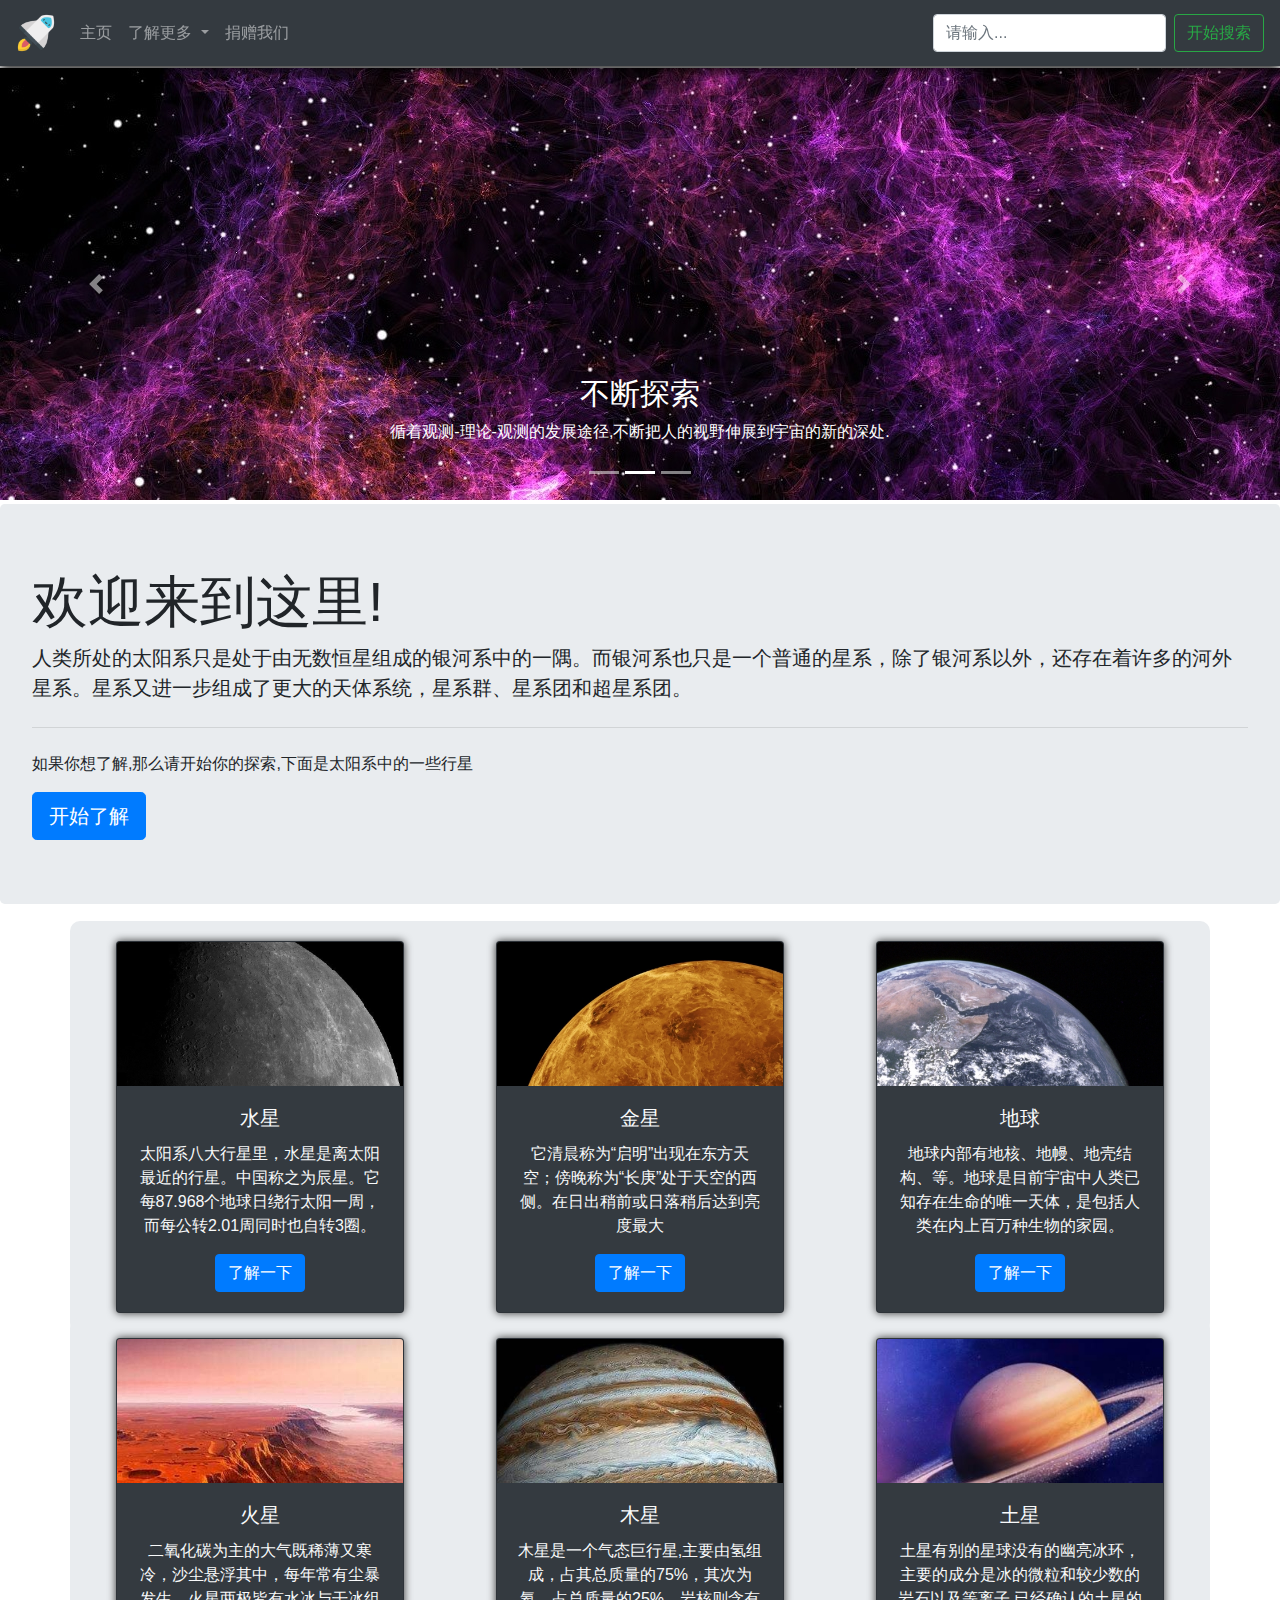
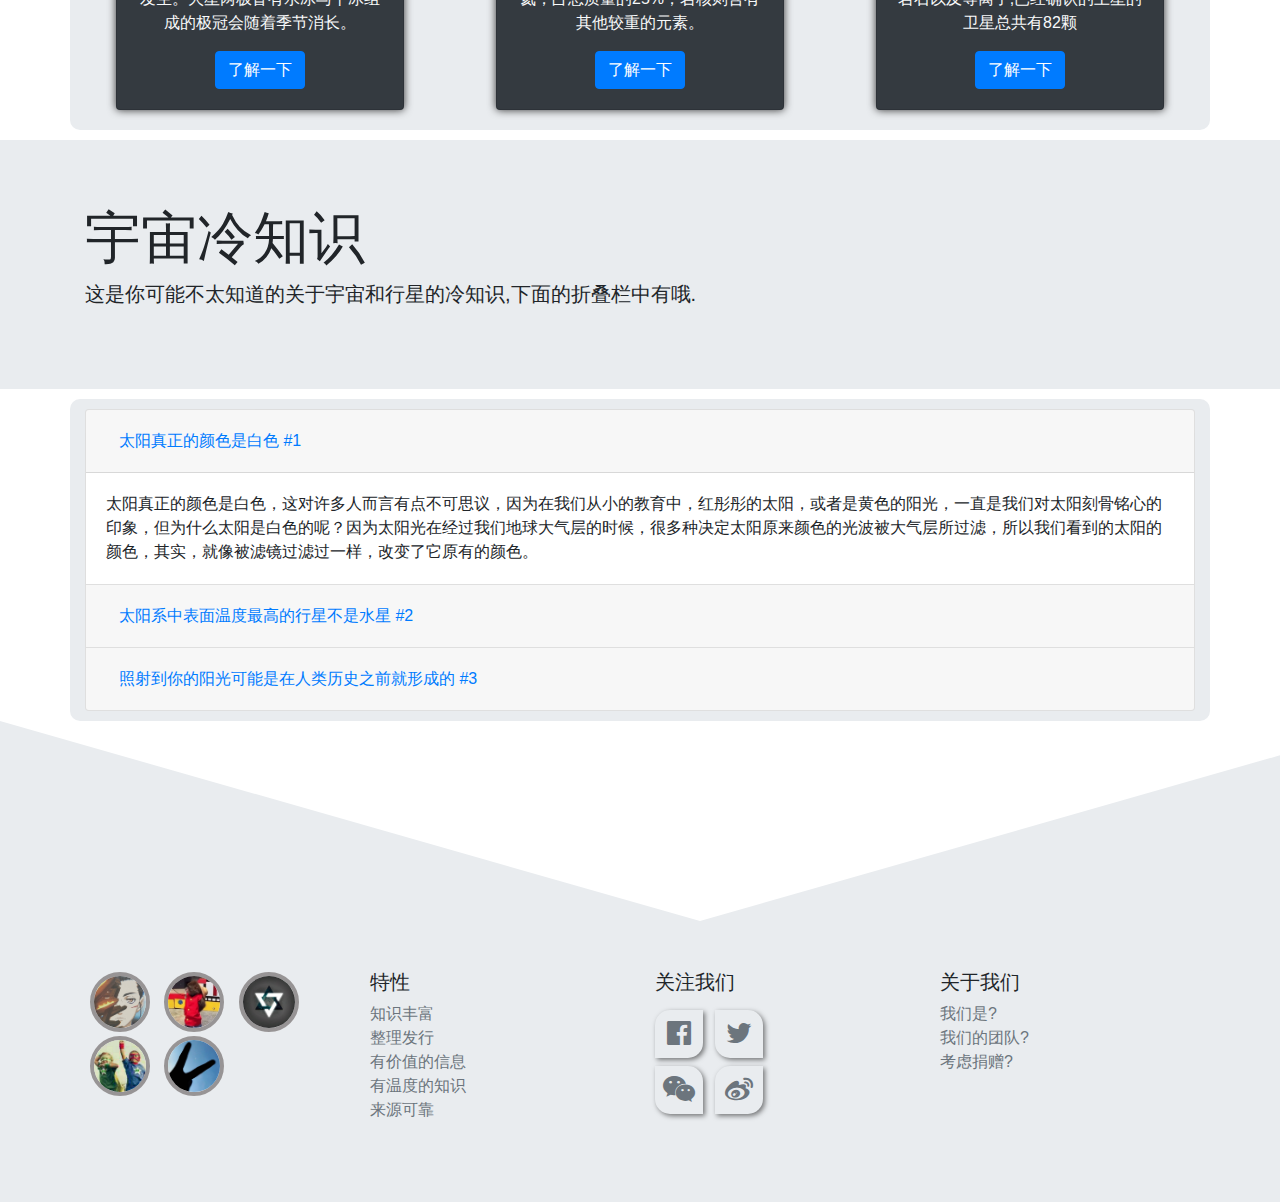
<file: index.html>
<!DOCTYPE html>
<html lang="en">

<head>
    <meta charset="UTF-8">
    <meta name="viewport" content="width=device-width, initial-scale=1.0,user-scalable=no">
    <title>发现更多美妙的事物,体会科学的魅力,理解世界的美妙</title>
    <!-- 引入bootstrao核心样式 -->
    <link href="https://cdn.bootcdn.net/ajax/libs/twitter-bootstrap/4.5.0/css/bootstrap.min.css" rel="stylesheet">
    <!-- 引入图标字体 -->
    <link href="https://cdn.bootcdn.net/ajax/libs/font-awesome/4.7.0/css/font-awesome.min.css" rel="stylesheet">
    <!-- 网站图标 -->
    <link rel="shortcut icon" href="./img/favicon.png" type="image/x-icon">
    <!-- 引入独立设置的样式 -->
    <link rel="stylesheet" href="./css/index.css">
</head>

<body>

    <!-- 导航条 -->
    <nav class="navbar navbar-expand-lg navbar-dark bg-dark">
        <a class="navbar-brand" href="#">
            <img class="navbar-img" src="./img/favicon.png" width="40" alt="logo">
        </a>

        <button class="navbar-toggler" type="button" data-toggle="collapse" data-target="#navbarSupportedContent"
            aria-controls="navbarSupportedContent" aria-expanded="false" aria-label="Toggle navigation">
            <i class="fa fa-bars" aria-hidden="true" style="font-size: 25px;"></i>
        </button>

        <div class="collapse navbar-collapse" id="navbarSupportedContent">
            <ul class="navbar-nav mr-auto">
                <li class="nav-item">
                    <a class="nav-link" href="./index.html">主页</a>
                </li>
                <li class="nav-item dropdown">
                    <a class="nav-link dropdown-toggle" href="#" id="navbarDropdown" role="button"
                        data-toggle="dropdown" aria-haspopup="true" aria-expanded="false">
                        了解更多
                    </a>
                    <div class="dropdown-menu bg-dark" id="navcoll" aria-labelledby="navbarDropdown">
                        <a class="dropdown-item bg-dark text-light" href="./html/SpaceX.html">Space X</a>
                        <a class="dropdown-item bg-dark text-light" href="./html/Not_Found.html">关于行星</a>

                        <a class="dropdown-item bg-dark text-light" href="./html/Not_Found.html">未解决的问题</a>
                    </div>
                </li>
                <li class="nav-item">
                    <a class="nav-link" href="./html/Donation.html" tabindex="-1">捐赠我们</a>
                </li>
            </ul>
            <form class="form-inline my-2 my-lg-0">
                <input class="form-control mr-sm-2" type="search" placeholder="请输入..." aria-label="Search">
                <button class="btn btn-outline-success my-2 my-sm-0" type="submit">开始搜索</button>
            </form>
        </div>
    </nav>

    <!-- 轮播图容器 -->
    <div>
        <!-- 轮播图 -->
        <div id="carouselExampleFade" class="carousel slide carousel-fade" data-ride="carousel" data-interval="3000">
            <ol class="carousel-indicators">
                <li data-target="#carouselExampleFade" data-slide-to="0"></li>
                <li data-target="#carouselExampleFade" data-slide-to="1" class="active"></li>
                <li data-target="#carouselExampleFade" data-slide-to="2"></li>
            </ol>

            <div class="carousel-inner">
                <div class="carousel-item ">
                    <img src="./img/carousel/cal-img1.jpg">
                    <div class="carousel-caption d-md-block text-left">
                        <h2 class="carousel-title">创新从不会消失</h2>
                        <p>人类的智慧是伟大的,智慧创新的脚步不会停止.</p>
                    </div>
                </div>
                <div class="carousel-item active">
                    <img src="./img/carousel/cal-img2.jpg">
                    <div class="carousel-caption d-md-block">
                        <h2 class="carousel-title">不断探索</h2>
                        <p>循着观测-理论-观测的发展途径,不断把人的视野伸展到宇宙的新的深处.</p>
                    </div>
                </div>
                <div class="carousel-item">
                    <img src="./img/carousel/cal-img3.jpg">
                    <div class="carousel-caption d-md-block text-right">
                        <h2 class="carousel-title">不断认识未知</h2>
                        <p>认识以前不知道的,开阔自己的认知边界.</p>
                    </div>
                </div>
            </div>
            <a class="carousel-control-prev" href="#carouselExampleFade" role="button" data-slide="prev">
                <span class="carousel-control-prev-icon" aria-hidden="true"></span>
                <span class="sr-only">Previous</span>
            </a>
            <a class="carousel-control-next" href="#carouselExampleFade" role="button" data-slide="next">
                <span class="carousel-control-next-icon" aria-hidden="true"></span>
                <span class="sr-only">Next</span>
            </a>
        </div>
    </div>

    <!-- 中间的文字banner -->
    <div class="jumbotron">
        <h1 class="display-4 ">欢迎来到这里!</h1>
        <p class="lead ">人类所处的太阳系只是处于由无数恒星组成的银河系中的一隅。而银河系也只是一个普通的星系，除了银河系以外，还存在着许多的河外星系。星系又进一步组成了更大的天体系统，星系群、星系团和超星系团。
        </p>
        <hr class="my-4">
        <p>如果你想了解,那么请开始你的探索,下面是太阳系中的一些行星</p>
        <a class="btn btn-primary btn-lg" href="#cards" role="button">开始了解</a>
    </div>

    <!-- 卡片的容器 -->
    <div class="container-lg" id="cards">

        <div class="row">
            <div class="col-md-4">
                <div class="card need-float bg-dark text-light" style="width: 18rem;">
                    <div class="cardImgWrap">
                        <img src="./img/xingxing/shuixing.jpg" class="card-img-top">
                    </div>
                    <div class="card-body">
                        <h5 class="card-title">水星</h5>
                        <p class="card-text">太阳系八大行星里，水星是离太阳最近的行星。中国称之为辰星。它每87.968个地球日绕行太阳一周，而每公转2.01周同时也自转3圈。</p>
                        <a href="./html/Xingxing/shuixing.html" class="btn btn-primary">了解一下</a>
                    </div>
                </div>
            </div>

            <div class="col-md-4">
                <div class="card need-float bg-dark text-light" style="width: 18rem;">
                    <div class="cardImgWrap">
                        <img src="./img/xingxing/jinxing.jpg" class="card-img-top">
                    </div>

                    <div class="card-body">
                        <h5 class="card-title">金星</h5>
                        <p class="card-text">它清晨称为“启明”出现在东方天空；傍晚称为“长庚”处于天空的西侧。在日出稍前或日落稍后达到亮度最大</p>
                        <a href="./html/Xingxing/jinxing.html" class="btn btn-primary">了解一下</a>
                    </div>
                </div>
            </div>

            <div class="col-md-4">
                <div class="card need-float bg-dark text-light" style="width: 18rem;">
                    <div class="cardImgWrap">
                        <img src="./img/xingxing/earth.jpg" class="card-img-top">
                    </div>

                    <div class="card-body">
                        <h5 class="card-title">地球</h5>
                        <p class="card-text">地球内部有地核、地幔、地壳结构、等。地球是目前宇宙中人类已知存在生命的唯一天体，是包括人类在内上百万种生物的家园。</p>
                        <a href="./html/Xingxing/diqiu.html" class="btn btn-primary">了解一下</a>
                    </div>
                </div>
            </div>
        </div>

        <div class="row">


            <div class="col-md-4">
                <div class="card need-float bg-dark text-light" style="width: 18rem;">
                    <div class="cardImgWrap">
                        <img src="./img/xingxing/huoxing.jpg" class="card-img-top">
                    </div>

                    <div class="card-body">
                        <h5 class="card-title">火星</h5>
                        <p class="card-text">二氧化碳为主的大气既稀薄又寒冷，沙尘悬浮其中，每年常有尘暴发生。火星两极皆有水冰与干冰组成的极冠会随着季节消长。</p>
                        <a href="./html/Xingxing/huoxing.html" class="btn btn-primary">了解一下</a>
                    </div>
                </div>
            </div>

            <div class="col-md-4 ">
                <div class="card need-float bg-dark text-light" style="width: 18rem;">
                    <div class="cardImgWrap">
                        <img src="./img/xingxing/muxing.jpg" class="card-img-top">
                    </div>

                    <div class="card-body">
                        <h5 class="card-title">木星</h5>
                        <p class="card-text">木星是一个气态巨行星,主要由氢组成，占其总质量的75%，其次为氦，占总质量的25%，岩核则含有其他较重的元素。</p>
                        <a href="./html/Xingxing/muxing.html" class="btn btn-primary">了解一下</a>
                    </div>
                </div>
            </div>

            <div class="col-md-4">
                <div class="card need-float bg-dark text-light" style="width: 18rem;">
                    <div class="cardImgWrap">
                        <img src="./img/xingxing/tuxing.jpg" class="card-img-top">
                    </div>

                    <div class="card-body">
                        <h5 class="card-title">土星</h5>
                        <p class="card-text">土星有别的星球没有的幽亮冰环，主要的成分是冰的微粒和较少数的岩石以及等离子,已经确认的土星的卫星总共有82颗</p>
                        <a href="./html/Xingxing/tuxing.html" class="btn btn-primary">了解一下</a>
                    </div>
                </div>
            </div>

        </div>

    </div>

    <div class="jumbotron jumbotron-fluid jumbotron2">
        <div class="container">
            <h1 class="display-4">宇宙冷知识</h1>
            <p class="lead">这是你可能不太知道的关于宇宙和行星的冷知识,下面的折叠栏中有哦.</p>
        </div>
    </div>

    <div class="container-lg">

        <div class="row" id="accordionExampleRow">
            <div class="accordion col" id="accordionExample">
                <div class="card">
                    <div class="card-header" id="headingOne">
                        <h2 class="mb-0">
                            <button class="btn btn-link btn-block text-left" type="button" data-toggle="collapse"
                                data-target="#collapseOne" aria-expanded="true" aria-controls="collapseOne">
                                太阳真正的颜色是白色 #1
                            </button>
                        </h2>
                    </div>

                    <div id="collapseOne" class="collapse show" aria-labelledby="headingOne"
                        data-parent="#accordionExample">
                        <div class="card-body">
                            太阳真正的颜色是白色，这对许多人而言有点不可思议，因为在我们从小的教育中，红彤彤的太阳，或者是黄色的阳光，一直是我们对太阳刻骨铭心的印象，但为什么太阳是白色的呢？因为太阳光在经过我们地球大气层的时候，很多种决定太阳原来颜色的光波被大气层所过滤，所以我们看到的太阳的颜色，其实，就像被滤镜过滤过一样，改变了它原有的颜色。
                        </div>
                    </div>
                </div>
                <div class="card">
                    <div class="card-header" id="headingTwo">
                        <h2 class="mb-0">
                            <button class="btn btn-link btn-block text-left collapsed" type="button"
                                data-toggle="collapse" data-target="#collapseTwo" aria-expanded="false"
                                aria-controls="collapseTwo">
                                太阳系中表面温度最高的行星不是水星 #2
                            </button>
                        </h2>
                    </div>
                    <div id="collapseTwo" class="collapse" aria-labelledby="headingTwo" data-parent="#accordionExample">
                        <div class="card-body">
                            水星虽然离太阳最近，但是其表面的温度白天最高也只有427摄氏度，而金星其表面就算在夜晚也有400多度，白天则最高温度可达500多摄氏度，所以金星表面的平均温度都在400多度以上，因而金星的表面温度才是太阳系中表面温度最高的行星，顺便说一下，水星也有其一个特点，就是其昼夜温差是太阳系中最大的，白天如火，晚上如冰。
                        </div>
                    </div>
                </div>
                <div class="card">
                    <div class="card-header" id="headingThree">
                        <h2 class="mb-0">
                            <button class="btn btn-link btn-block text-left collapsed" type="button"
                                data-toggle="collapse" data-target="#collapseThree" aria-expanded="false"
                                aria-controls="collapseThree">
                                照射到你的阳光可能是在人类历史之前就形成的 #3
                            </button>
                        </h2>
                    </div>
                    <div id="collapseThree" class="collapse" aria-labelledby="headingThree"
                        data-parent="#accordionExample">
                        <div class="card-body">
                            我们都知道光从太阳的表面到地球上只需8分多钟，但是光子从太阳内部生产到达太阳表面的这个过程是非常漫长的，他需要不断的与电子光子碰撞吸收再被释放，才能来到太阳的表面，在这一过程当中大概需要百万年才能形成，也就是说太阳发射出来的光，照到我们身上的每一束光都有可能来自于百万年前。
                        </div>
                    </div>
                </div>
            </div>
        </div>
    </div>

    <!-- 整个底部栏的设置 -->
    <footer>
        <!-- 底部栏上面的bannaer -->
        <div class="shdowwrap">
            <div class="buttomshdow"></div>
        </div>
        <!-- 底部栏 -->
        <div class="jumbotron jumbotron-fluid jumbotron3">

            <div class="container-lg">

                <div class="row">
                    <div class="col-12 col-md imgCol">
                        <div class="jumbotron-img-wrap">
                            <img src="./img/items/img1.jpg" width="60" class="rounded-circle" data-toggle="tooltip"
                                data-placement="top" title="刘伟">
                            <img src="./img/items/img4.jpg" width="60" class="rounded-circle" data-toggle="tooltip"
                                data-placement="top" title="徐启钊">
                            <img src="./img/items/img3.jpg" width="60" class="rounded-circle" data-toggle="tooltip"
                                data-placement="top" title="雷博辉">
                            <img src="./img/items/img2.jpg" width="60" class="rounded-circle" data-toggle="tooltip"
                                data-placement="top" title="同奇">
                            <img src="./img/items/img5.jpg" width="60" class="rounded-circle" data-toggle="tooltip"
                                data-placement="top" title="韩凯成">
                        </div>
                    </div>
                    <div class="col-6 col-md">
                        <h5>特性</h5>
                        <ul class="list-unstyled text-small">
                            <li><a class="text-muted" href="javascript:;">知识丰富</a></li>
                            <li><a class="text-muted" href="javascript:;">整理发行</a></li>
                            <li><a class="text-muted" href="javascript:;">有价值的信息</a></li>
                            <li><a class="text-muted" href="javascript:;">有温度的知识</a></li>
                            <li><a class="text-muted" href="javascript:;">来源可靠</a></li>
                        </ul>
                    </div>
                    <div class="col-6 col-md">
                        <h5>关注我们</h5>
                        <ul class="list-unstyled text-small">
                            <li>
                                <a class="text-muted follow-icon follow-icon-facebook" href="javascript:;"><i
                                        class="fa fa-facebook-official" aria-hidden="true"></i></a>
                                <a class="text-muted follow-icon follow-icon-twitter" href="javascript:;"><i
                                        class="fa fa-twitter" aria-hidden="true"></i></a>
                            </li>
                            <li>
                                <a class="text-muted follow-icon follow-icon-weixin" href="javascript:;"><i
                                        class="fa fa-weixin" aria-hidden="true"></i></a>
                                <a class="text-muted follow-icon follow-icon-weibo" href="javascript:;"><i
                                        class="fa fa-weibo" aria-hidden="true"></i></a>
                            </li>
                        </ul>
                    </div>
                    <div class="col-6 col-md">
                        <h5>关于我们</h5>
                        <ul class="list-unstyled text-small">
                            <li><a class="text-muted" href="./html/About.html">我们是?</a></li>
                            <li><a class="text-muted" href="./html/About.html#we">我们的团队?</a></li>
                            <li><a class="text-muted" href="./html/Donation.html">考虑捐赠?</a></li>
                        </ul>
                    </div>
                </div>

            </div>

        </div>

    </footer>

    <!-- 引入bootstrap的js文件 -->
    <script src="https://cdn.bootcdn.net/ajax/libs/jquery/3.5.1/jquery.slim.min.js"></script>
    <script src="https://cdn.bootcdn.net/ajax/libs/twitter-bootstrap/4.5.0/js/bootstrap.bundle.min.js"></script>

    <script>
        // 开启弹窗提示
        $(function () {
            $('[data-toggle="popover"]').popover()
        })
        // 开启提示框
        $(function () {
            $('[data-toggle="tooltip"]').tooltip()
        })
    </script>
    
</body>

</html>
</file>
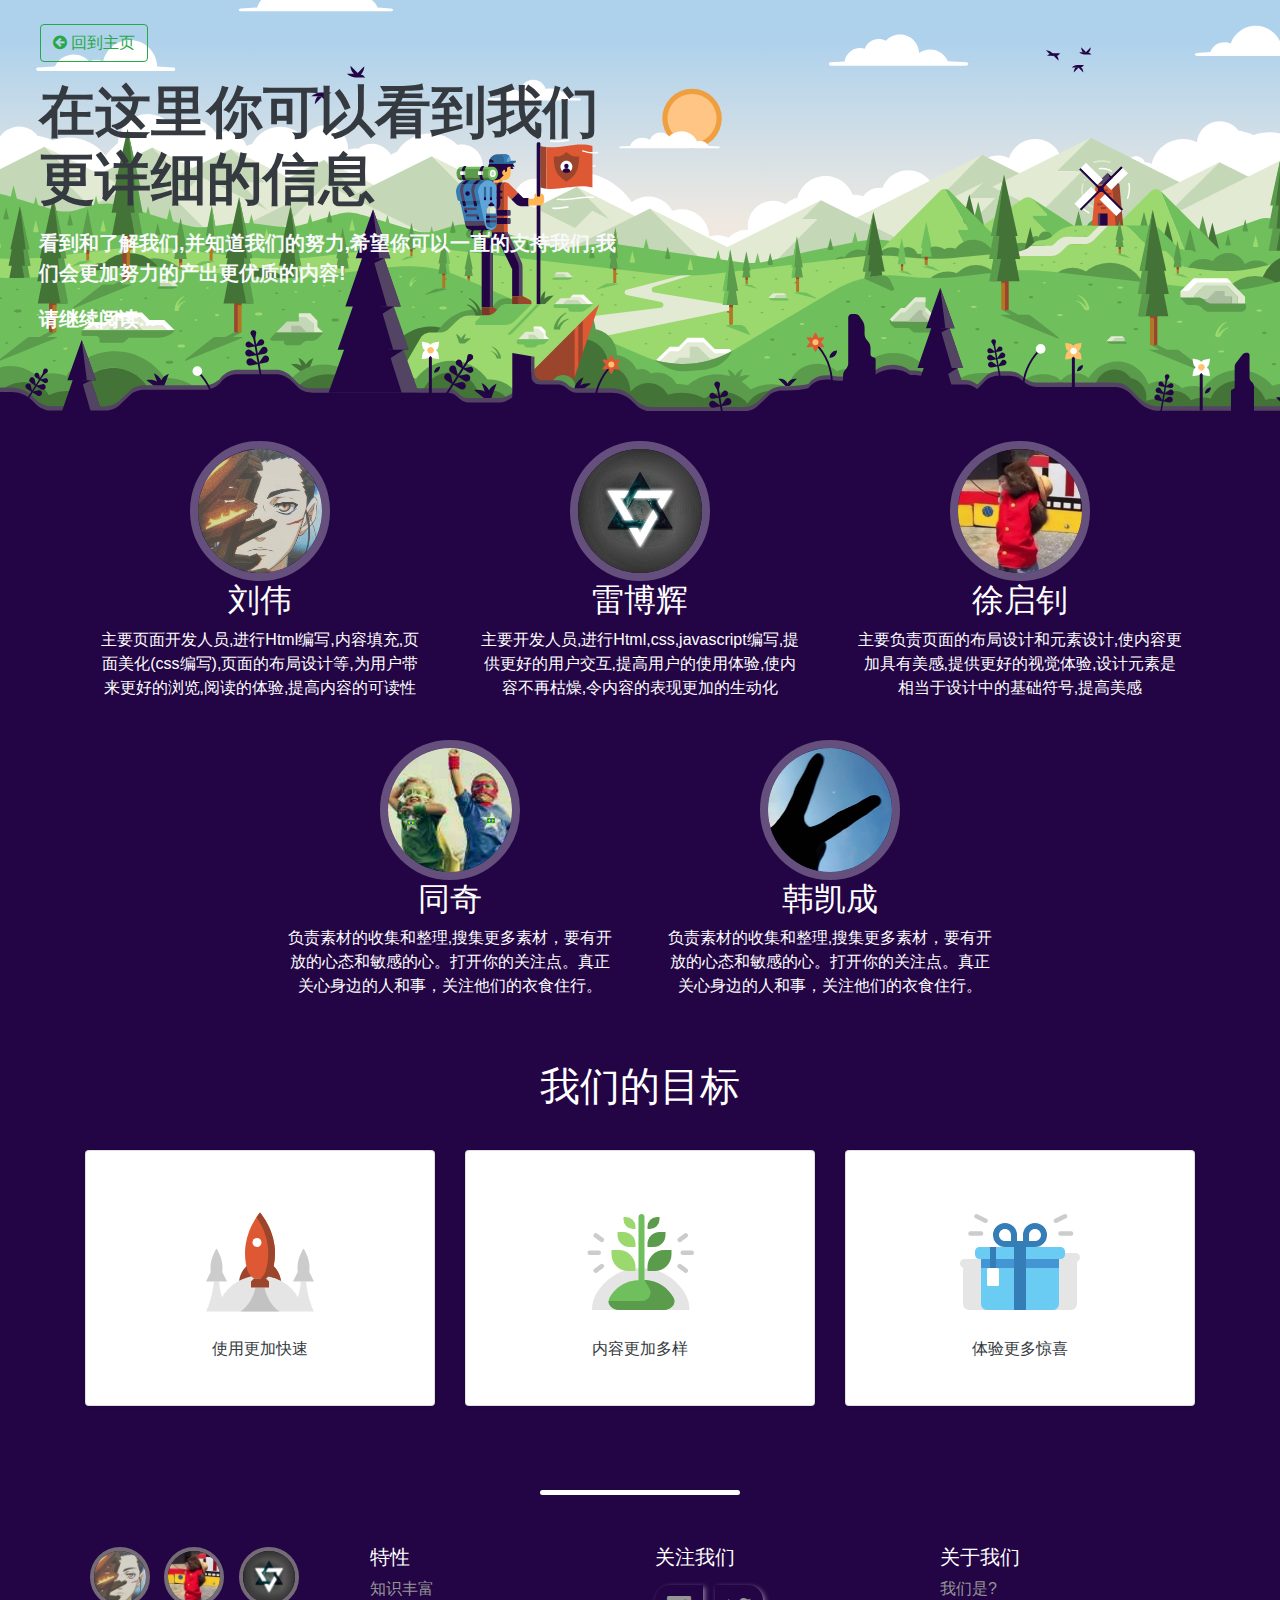
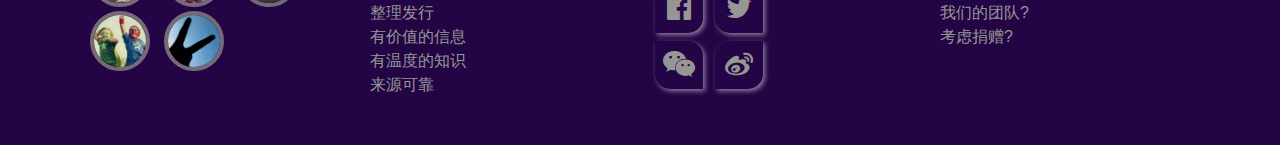
<file: html/About.html>
<!DOCTYPE html>
<html lang="en">

<head>
  <meta charset="UTF-8">
  <meta name="viewport" content="width=device-width, initial-scale=1.0,user-scalable=no">
  <!-- 引入bootstrao核心样式 -->
  <link href="https://cdn.bootcdn.net/ajax/libs/twitter-bootstrap/4.5.0/css/bootstrap.min.css" rel="stylesheet">
  <!-- 引入图标字体 -->
  <link href="https://cdn.bootcdn.net/ajax/libs/font-awesome/4.7.0/css/font-awesome.min.css" rel="stylesheet">
  <!-- 网站图标 -->
  <link rel="shortcut icon" href="../img/favicon.png" type="image/x-icon">
  <!-- 引入外部样式 -->
  <link rel="stylesheet" href="../css/about.css">
  <link rel="stylesheet" href="../css/NavbarAndBottombar.css">
  <title>关于我们</title>
</head>

<body>

  <div class="jumbotron top-jumbotron text-white">

    <div class="d-flex flex-column flex-md-row align-items-center p-3 ">
      <a class="btn  btn-outline-success" href="../index.html"> <i class="fa fa-arrow-circle-left"
          aria-hidden="true"></i> 回到主页</a>
    </div>

    <div class="text-dark col-md-6">
      <h1 class="display-4 font-weight-bold">在这里你可以看到我们更详细的信息</h1>

      <p class="lead my-3 text-light font-weight-bold">看到和了解我们,并知道我们的努力,希望你可以一直的支持我们,我们会更加努力的产出更优质的内容!</p>
      <p class="lead mb-0"><a href="javascript:;" class="text-white font-weight-bold">请继续阅读...</a></p>
    </div>
  </div>
  <!-- 内容 -->
  <div class="we-box">
    <div id="we" class="container-lg marketing">
      <div class="row">
        <div class="col-lg-4">
          <img src="../img/items/img1.jpg" class="rounded-circle" width="140" alt="">
          <h2>刘伟</h2>
          <p>主要页面开发人员,进行Html编写,内容填充,页面美化(css编写),页面的布局设计等,为用户带来更好的浏览,阅读的体验,提高内容的可读性</p>

        </div><!-- /.col-lg-4 -->
        <div class="col-lg-4">
          <img src="../img/items/img3.jpg" class="rounded-circle" width="140" alt="">
          <h2>雷博辉</h2>
          <p>主要开发人员,进行Html,css,javascript编写,提供更好的用户交互,提高用户的使用体验,使内容不再枯燥,令内容的表现更加的生动化</p>

        </div><!-- /.col-lg-4 -->
        <div class="col-lg-4">
          <img src="../img/items/img4.jpg" class="rounded-circle" width="140" alt="">
          <h2>徐启钊</h2>
          <p>主要负责页面的布局设计和元素设计,使内容更加具有美感,提供更好的视觉体验,设计元素是相当于设计中的基础符号,提高美感</p>

        </div><!-- /.col-lg-4 -->
        <div class="col-lg-4 offset-lg-2">
          <img src="../img/items/img2.jpg" class="rounded-circle" width="140" alt="">
          <h2>同奇</h2>
          <p>负责素材的收集和整理,搜集更多素材，要有开放的心态和敏感的心。打开你的关注点。真正关心身边的人和事，关注他们的衣食住行。</p>

        </div>
        <div class="col-lg-4">
          <img src="../img/items/img5.jpg" class="rounded-circle" width="140" alt="">
          <h2>韩凯成</h2>
          <p>负责素材的收集和整理,搜集更多素材，要有开放的心态和敏感的心。打开你的关注点。真正关心身边的人和事，关注他们的衣食住行。</p>

        </div>
      </div>

    </div>

    <div class="jumbotron jumbotron-1 text-white ">
      <div class="container text-center">
        <h1 class="card-text1">我们的目标</h1>
        <div class="card-deck mb-3 text-dark text-center">


          <div class="card mb-4 shadow-sm">
            <div class="card-body">
              <ul class="list-unstyled mt-3 mb-4">
                <img src="../img/about_mudi/kuaisu.svg" width="150" alt="">
                <li>使用更加快速</li>
              </ul>
            </div>
          </div>


          <div class="card mb-4 shadow-sm">
            <div class="card-body">
              <ul class="list-unstyled mt-3 mb-4">

                <img src="../img/about_mudi/youzhi.svg" width="150" alt="">
                <li>内容更加多样</li>
              </ul>

            </div>
          </div>


          <div class="card mb-4 shadow-sm">
            <div class="card-body">
              <ul class="list-unstyled mt-3 mb-4">

                <img src="../img/about_mudi/jingxi.svg" width="150" alt="">
                <li>体验更多惊喜</li>
              </ul>

            </div>
          </div>


        </div>
      </div>
    </div>
  </div>

  <!-- 整个底部栏的设置 -->
  <footer>

    <!-- 底部栏 -->
    <div class="jumbotron jumbotron-fluid jumbotron3">

      <!-- 横栏 -->
      <div id="banner"></div>

      <div class="container-lg">

        <div class="row">
          <div class="col-12 col-md imgCol">
            <div class="jumbotron-img-wrap">
              <img src="../img/items/img1.jpg" width="60" class="rounded-circle" data-toggle="tooltip"
                data-placement="top" title="刘伟">
              <img src="../img/items/img4.jpg" width="60" class="rounded-circle" data-toggle="tooltip"
                data-placement="top" title="徐启钊">
              <img src="../img/items/img3.jpg" width="60" class="rounded-circle" data-toggle="tooltip"
                data-placement="top" title="雷博辉">
              <img src="../img/items/img2.jpg" width="60" class="rounded-circle" data-toggle="tooltip"
                data-placement="top" title="同奇">
              <img src="../img/items/img5.jpg" width="60" class="rounded-circle" data-toggle="tooltip"
                data-placement="top" title="韩凯成">
            </div>
          </div>
          <div class="col-6 col-md">
            <h5>特性</h5>
            <ul class="list-unstyled text-small">
              <li><a class="text-muted" href="javascript:;">知识丰富</a></li>
              <li><a class="text-muted" href="javascript:;">整理发行</a></li>
              <li><a class="text-muted" href="javascript:;">有价值的信息</a></li>
              <li><a class="text-muted" href="javascript:;">有温度的知识</a></li>
              <li><a class="text-muted" href="javascript:;">来源可靠</a></li>
            </ul>
          </div>
          <div class="col-6 col-md">
            <h5>关注我们</h5>
            <ul class="list-unstyled text-small">
              <li>
                <a class="text-muted follow-icon follow-icon-facebook" href="javascript:;"><i
                    class="fa fa-facebook-official" aria-hidden="true"></i></a>
                <a class="text-muted follow-icon follow-icon-twitter" href="javascript:;"><i class="fa fa-twitter"
                    aria-hidden="true"></i></a>
              </li>
              <li>
                <a class="text-muted follow-icon follow-icon-weixin" href="javascript:;"><i class="fa fa-weixin"
                    aria-hidden="true"></i></a>
                <a class="text-muted follow-icon follow-icon-weibo" href="javascript:;"><i class="fa fa-weibo"
                    aria-hidden="true"></i></a>
              </li>
            </ul>
          </div>
          <div class="col-6 col-md">
            <h5>关于我们</h5>
            <ul class="list-unstyled text-small">
              <li><a class="text-muted" href="#">我们是?</a></li>
              <li><a class="text-muted" href="#we">我们的团队?</a></li>
              <li><a class="text-muted" href="./Donation.html">考虑捐赠?</a></li>

            </ul>
          </div>
        </div>

      </div>

      </>

  </footer>

  <!-- 引入bootstrap的js文件 -->
  <script src="https://cdn.bootcdn.net/ajax/libs/jquery/3.5.1/jquery.slim.min.js"></script>
  <script src="https://cdn.bootcdn.net/ajax/libs/twitter-bootstrap/4.5.0/js/bootstrap.bundle.min.js"></script>
  <!-- 引入自定义的js文件 -->
  <script src="../js/about.js"></script>
  <script>
    // 开启弹窗提示
    $(function () {
      $('[data-toggle="popover"]').popover()
    })
    // 开启提示框
    $(function () {
      $('[data-toggle="tooltip"]').tooltip()
    })
  </script>

</body>

</html>
</file>
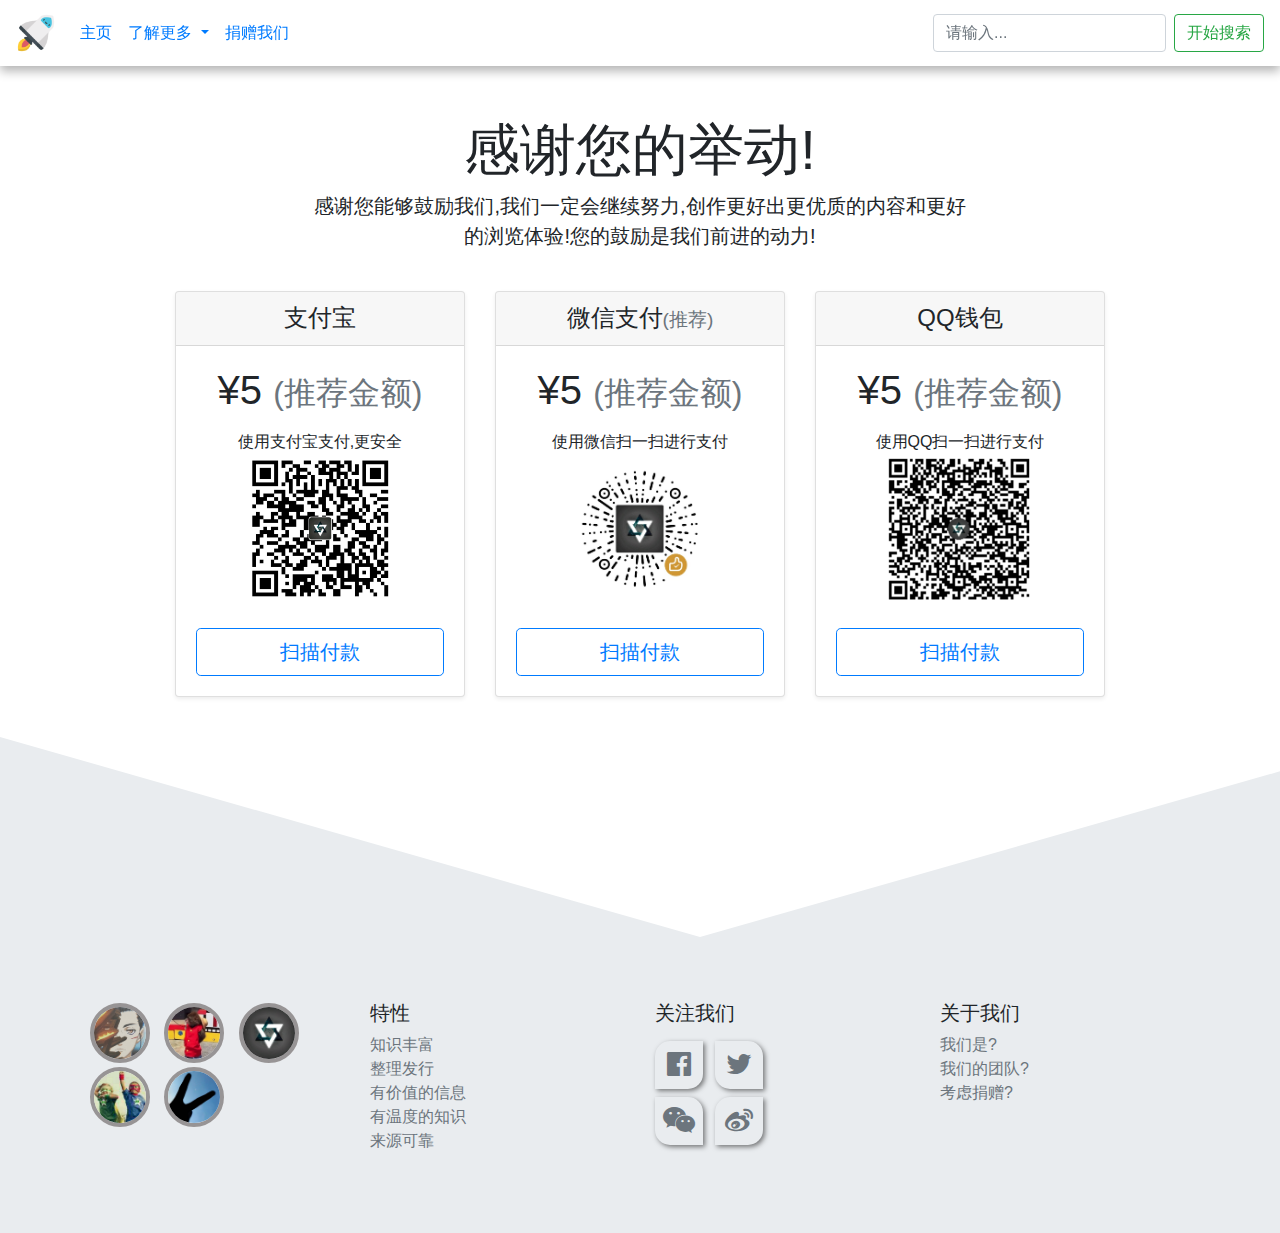
<file: html/Donation.html>
<!DOCTYPE html>
<html lang="en">

<head>
  <meta http-equiv="Content-Type" content="text/html; charset=UTF-8">
  <meta name="viewport" content="width=device-width, initial-scale=1.0,user-scalable=no">
  <title>感谢您的捐赠</title>
  <!-- 引入bootstrao核心样式 -->
  <link href="https://cdn.bootcdn.net/ajax/libs/twitter-bootstrap/4.5.0/css/bootstrap.min.css" rel="stylesheet">
  <!-- 引入图标字体 -->
  <link href="https://cdn.bootcdn.net/ajax/libs/font-awesome/4.7.0/css/font-awesome.min.css" rel="stylesheet">
  <!-- 网站图标 -->
  <link rel="shortcut icon" href="../img/favicon.png" type="image/x-icon">
  <!-- 引入自定义样式 -->
  <link href="../css/donation.css" rel="stylesheet">
  <link href="../css/NavbarAndBottombar.css" rel="stylesheet">
</head>

<body>

  <!-- 导航条 -->
  <nav class="navbar navbar-expand-lg bg-white navbar-white">
    <a class="navbar-brand" href="#">
      <img class="navbar-img" src="../img/favicon.png" width="40" alt="logo">
    </a>

    <button class="navbar-toggler" type="button" data-toggle="collapse" data-target="#navbarSupportedContent"
      aria-controls="navbarSupportedContent" aria-expanded="false" aria-label="Toggle navigation">
      <i class="fa fa-bars" aria-hidden="true" style="font-size: 25px;"></i>
    </button>

    <div class="collapse navbar-collapse" id="navbarSupportedContent">
      <ul class="navbar-nav mr-auto">
        <li class="nav-item">
          <a class="nav-link" href="../index.html">主页</a>
        </li>
        <li class="nav-item dropdown">
          <a class="nav-link dropdown-toggle" href="#" id="navbarDropdown" role="button" data-toggle="dropdown"
            aria-haspopup="true" aria-expanded="false">
            了解更多
          </a>
          <div class="dropdown-menu " id="navcoll" aria-labelledby="navbarDropdown">
            <a class="dropdown-item " href="./Not_Found.html">关于恒星</a>
            <a class="dropdown-item " href="./Not_Found.html">关于行星</a>

            <a class="dropdown-item" href="./Not_Found.html">未解决的问题</a>
          </div>
        </li>
        <li class="nav-item">
          <a class="nav-link" href="#" tabindex="-1">捐赠我们</a>
        </li>
      </ul>
      <form class="form-inline my-2 my-lg-0">
        <input class="form-control mr-sm-2" type="search" placeholder="请输入..." aria-label="Search">
        <button class="btn btn-outline-success my-2 my-sm-0" type="submit">开始搜索</button>
      </form>
    </div>
  </nav>

  <div class="pricing-header px-3 py-3 pt-md-5 pb-md-4 mx-auto text-center">
    <h1 class="display-4">感谢您的举动!</h1>
    <p class="lead">感谢您能够鼓励我们,我们一定会继续努力,创作更好出更优质的内容和更好的浏览体验!您的鼓励是我们前进的动力!</p>
  </div>

  <div class="container">
    <div class="card-deck mb-3 text-center">
      <div class="card mb-4 shadow-sm">
        <div class="card-header">
          <h4 class="my-0 font-weight-normal">支付宝</h4>
        </div>
        <div class="card-body">
          <h1 class="card-title pricing-card-title">¥5 <small class="text-muted">(推荐金额)</small></h1>
          <ul class="list-unstyled mt-3 mb-4">
            <li>使用支付宝支付,更安全</li>
            <img src="../img/pay/ailipay.jpg" width="150" alt="">
          </ul>
          <button type="button" class="btn btn-lg btn-block btn-outline-primary">扫描付款</button>
        </div>
      </div>
      <div class="card mb-4 shadow-sm">
        <div class="card-header">
          <h4 class="my-0 font-weight-normal">微信支付<small class="text-muted">(推荐)</small></h4>
        </div>
        <div class="card-body">
          <h1 class="card-title pricing-card-title">¥5 <small class="text-muted">(推荐金额)</small></h1>
          <ul class="list-unstyled mt-3 mb-4">
            <li>使用微信扫一扫进行支付</li>
            <img src="../img/pay/wexinPay.png" width="150" alt="">
          </ul>
          <button type="button" class="btn btn-lg btn-block btn-outline-primary">扫描付款</button>
        </div>
      </div>
      <div class="card mb-4 shadow-sm">
        <div class="card-header">
          <h4 class="my-0 font-weight-normal">QQ钱包</h4>
        </div>
        <div class="card-body">
          <h1 class="card-title pricing-card-title">¥5 <small class="text-muted">(推荐金额)</small></h1>
          <ul class="list-unstyled mt-3 mb-4">
            <li>使用QQ扫一扫进行支付</li>
            <img src="../img/pay/QQPay.jpg" width="150" alt="">
          </ul>
          <button type="button" class="btn btn-lg btn-block btn-outline-primary">扫描付款</button>
        </div>
      </div>
    </div>
  </div>

  <!-- 整个底部栏的设置 -->
  <footer>
    <!-- 底部栏上面的bannaer -->
    <div class="shdowwrap">
      <div class="buttomshdow"></div>
    </div>
    <!-- 底部栏 -->
    <div class="jumbotron jumbotron-fluid jumbotron3">

      <div class="container-lg">

        <div class="row">
          <div class="col-12 col-md imgCol">
            <div class="jumbotron-img-wrap">
              <img src="../img/items/img1.jpg" width="60" class="rounded-circle" data-toggle="tooltip"
                data-placement="top" title="刘伟">
              <img src="../img/items/img4.jpg" width="60" class="rounded-circle" data-toggle="tooltip"
                data-placement="top" title="徐启钊">
              <img src="../img/items/img3.jpg" width="60" class="rounded-circle" data-toggle="tooltip"
                data-placement="top" title="雷博辉">
              <img src="../img/items/img2.jpg" width="60" class="rounded-circle" data-toggle="tooltip"
                data-placement="top" title="同奇">
              <img src="../img/items/img5.jpg" width="60" class="rounded-circle" data-toggle="tooltip"
                data-placement="top" title="韩凯成">
            </div>
          </div>
          <div class="col-6 col-md">
            <h5>特性</h5>
            <ul class="list-unstyled text-small">
              <li><a class="text-muted" href="javascript:;">知识丰富</a></li>
              <li><a class="text-muted" href="javascript:;">整理发行</a></li>
              <li><a class="text-muted" href="javascript:;">有价值的信息</a></li>
              <li><a class="text-muted" href="javascript:;">有温度的知识</a></li>
              <li><a class="text-muted" href="javascript:;">来源可靠</a></li>
            </ul>
          </div>
          <div class="col-6 col-md">
            <h5>关注我们</h5>
            <ul class="list-unstyled text-small">
              <li>
                <a class="text-muted follow-icon follow-icon-facebook" href="javascript:;"><i class="fa fa-facebook-official"
                    aria-hidden="true"></i></a>
                <a class="text-muted follow-icon follow-icon-twitter" href="javascript:;"><i class="fa fa-twitter"
                    aria-hidden="true"></i></a>
              </li>
              <li>
                <a class="text-muted follow-icon follow-icon-weixin" href="javascript:;"><i class="fa fa-weixin"
                    aria-hidden="true"></i></a>
                <a class="text-muted follow-icon follow-icon-weibo" href="javascript:;"><i class="fa fa-weibo"
                    aria-hidden="true"></i></a>
              </li>
            </ul>
          </div>
          <div class="col-6 col-md">
            <h5>关于我们</h5>
            <ul class="list-unstyled text-small">
              <li><a class="text-muted" href="./About.html">我们是?</a></li>
              <li><a class="text-muted" href="./About.html#we">我们的团队?</a></li>
              <li><a class="text-muted" href="./Donation.html">考虑捐赠?</a></li>
              
            </ul>
          </div>
        </div>

      </div>

    </div>

  </footer>

  <!-- 引入bootstrap的js文件 -->
  <script src="https://cdn.bootcdn.net/ajax/libs/jquery/3.5.1/jquery.slim.min.js"></script>
  <script src="https://cdn.bootcdn.net/ajax/libs/twitter-bootstrap/4.5.0/js/bootstrap.bundle.min.js"></script>
  <script>
    // 开启弹窗提示
    $(function () {
      $('[data-toggle="popover"]').popover()
    })
    // 开启提示框
    $(function () {
      $('[data-toggle="tooltip"]').tooltip()
    })
  </script>


</body>

</html>
</file>
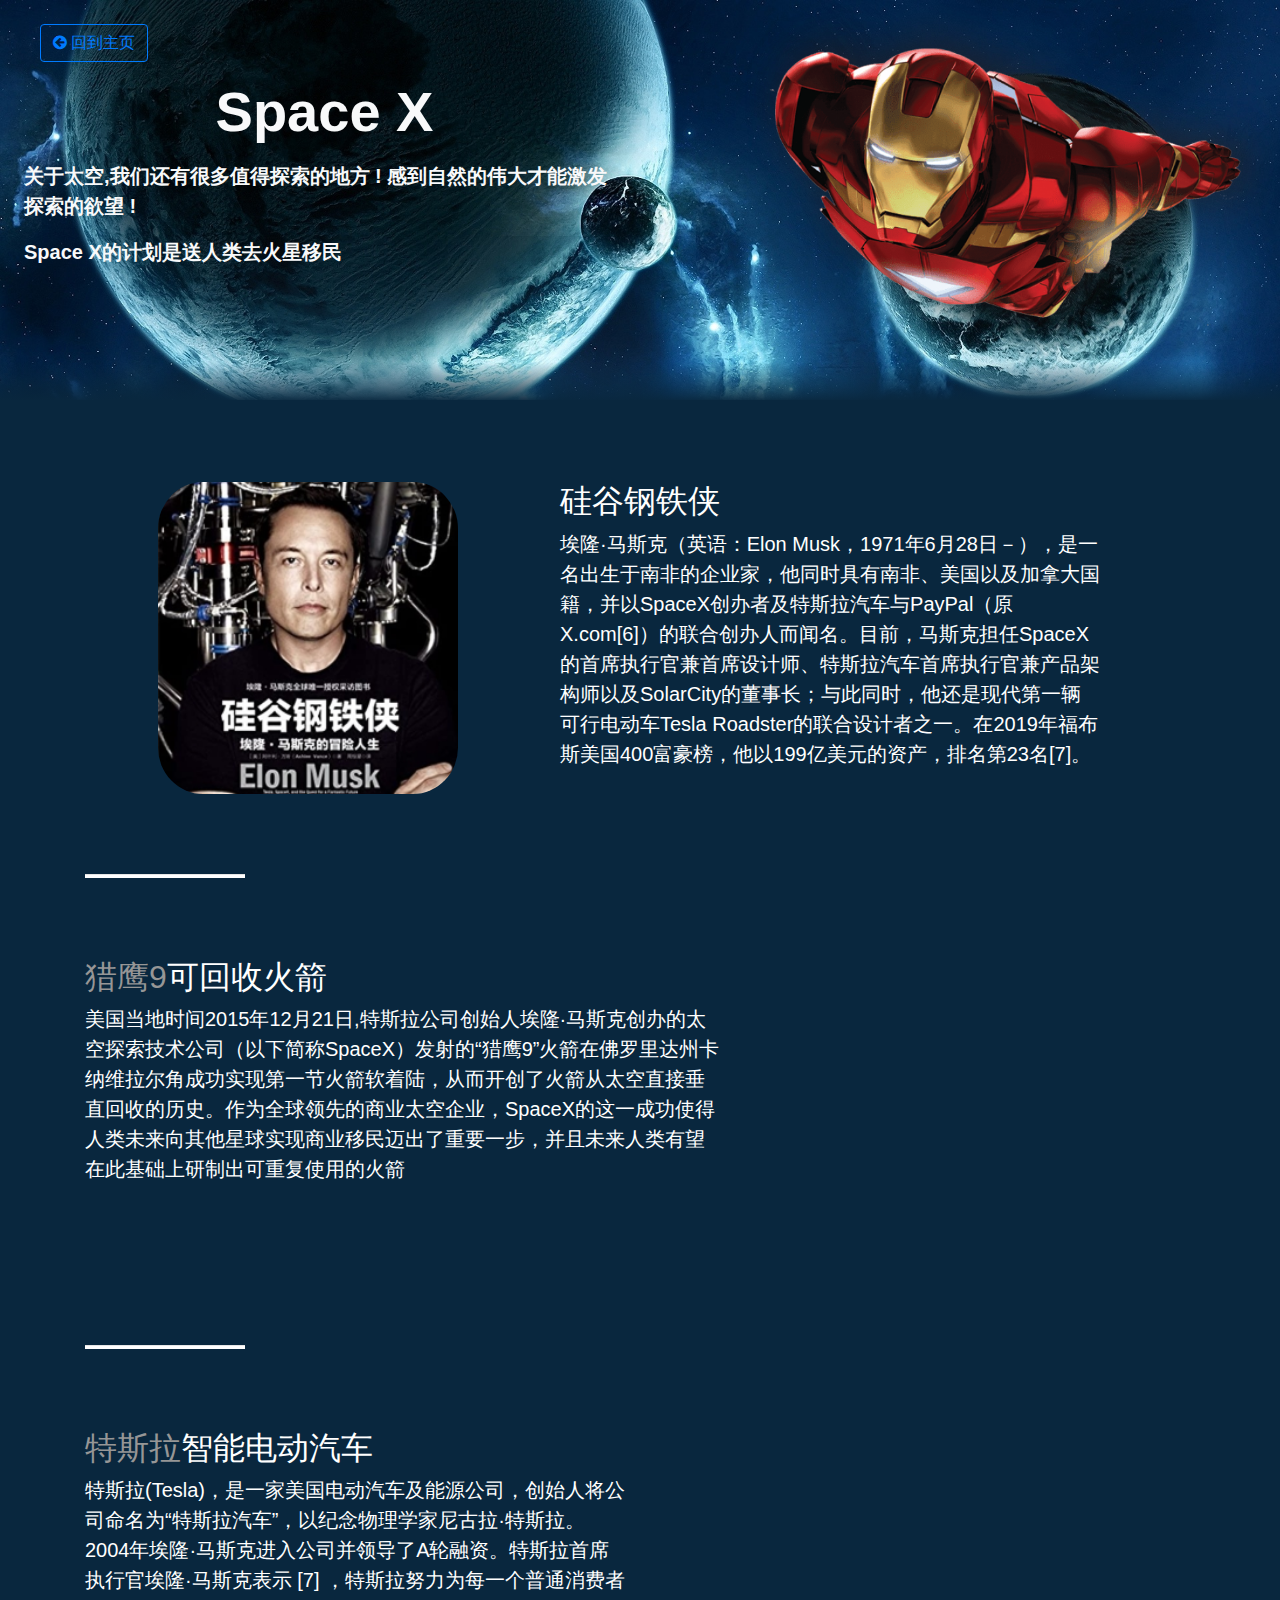
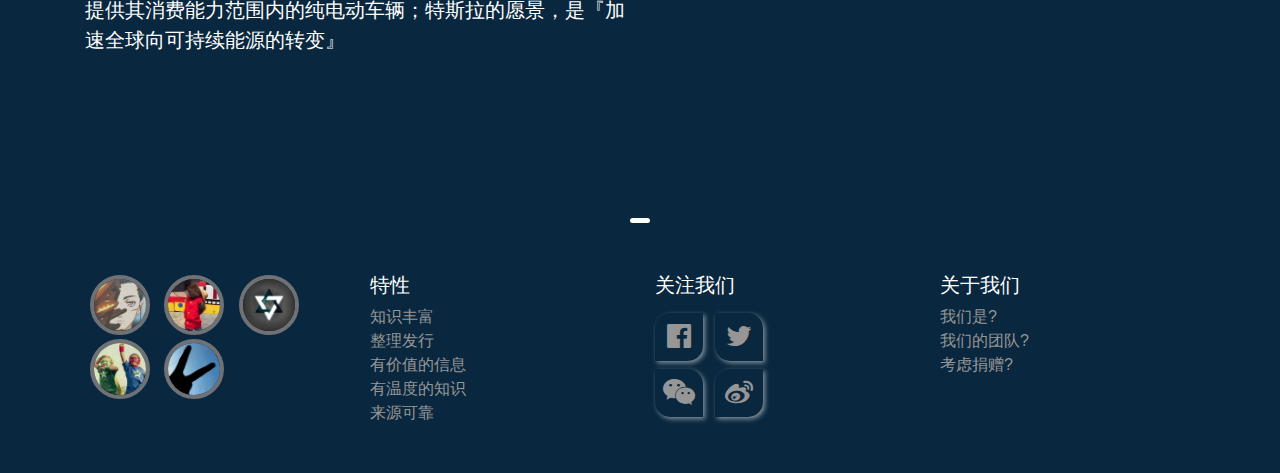
<file: html/SpaceX.html>
<!DOCTYPE html>
<html lang="en">

<head>
    <meta charset="UTF-8">
    <meta name="viewport" content="width=device-width, initial-scale=1.0,user-scalable=no">
    <title>关于太空,我们还有很多的未知</title>
    <!-- 引入bootstrap核心样式 -->
    <link href="https://cdn.bootcdn.net/ajax/libs/twitter-bootstrap/4.5.0/css/bootstrap.min.css" rel="stylesheet">
    <!-- 使用自定义的滚动条样式 -->
    <link rel="stylesheet" href="../css/Scrollbar.css">
    <!-- 引入底部导航的样式 -->
    <link rel="stylesheet" href="../css/NavbarAndBottombar.css">
    <!-- 引入图标字体 -->
    <link href="https://cdn.bootcdn.net/ajax/libs/font-awesome/4.7.0/css/font-awesome.min.css" rel="stylesheet">
    <!-- 引入设置的样式 -->
    <link rel="stylesheet" href="../css/spaceX.css">
    <!-- 网站图标 -->
    <link rel="shortcut icon" href="../img/favicon.png" type="image/x-icon">
</head>

<body>
    <!-- 顶部 -->
    <div class="jumbotron top-jumbotron text-white">
        <div class="d-flex flex-column flex-md-row align-items-center p-3 ">
            <a class="btn  btn-outline-primary " href="../index.html"> <i class="fa fa-arrow-circle-left"
                    aria-hidden="true"></i> 回到主页</a>
        </div>
        <div class="row">
            <div class="text-light col-md-6">
                <h1 class="display-4 text-center font-weight-bold">Space X</h1>
                <p class="lead my-3 text-light font-weight-bold ">关于太空,我们还有很多值得探索的地方 ! 感到自然的伟大才能激发探索的欲望 !</p>
                <p class="lead my-3 text-light font-weight-bold ">Space X的计划是送人类去火星移民</p>
            </div>
            <img class="ironman ironman-feixing" src="../img/spaceX/iron_man.png" alt="">
        </div>
    </div>

    <!-- 中间的过渡div -->
    <div id="transition-div"></div>

    <!-- 内容区 -->
    <div class="container-lg marketing">

        <div class="row featurette">
            <div class="col-md-6 order-md-2">
                <h2 class="featurette-heading"><span class="text-muted"></span>硅谷钢铁侠</h2>
                <p class="lead">
                    埃隆·马斯克（英语：Elon
                    Musk，1971年6月28日－），是一名出生于南非的企业家，他同时具有南非、美国以及加拿大国籍，并以SpaceX创办者及特斯拉汽车与PayPal（原X.com[6]）的联合创办人而闻名。目前，马斯克担任SpaceX的首席执行官兼首席设计师、特斯拉汽车首席执行官兼产品架构师以及SolarCity的董事长；与此同时，他还是现代第一辆可行电动车Tesla
                    Roadster的联合设计者之一。在2019年福布斯美国400富豪榜，他以199亿美元的资产，排名第23名[7]。
                </p>
            </div>
            <div class="col-md-5 text-center">
                <img class="img-fluid mx-auto" style="border-radius: 15%" src="../img/spaceX/Musk.jpg" width="300px"
                    height="300px" />
            </div>
        </div>

        <hr class="featurette-divider" color="white">

        <div class="row featurette">
            <div class="col-md-7">
                <h2 class="featurette-heading"><span class="text-muted">猎鹰9</span>可回收火箭 </h2>
                <p class="lead">
                    美国当地时间2015年12月21日,特斯拉公司创始人埃隆·马斯克创办的太空探索技术公司（以下简称SpaceX）发射的“猎鹰9”火箭在佛罗里达州卡纳维拉尔角成功实现第一节火箭软着陆，从而开创了火箭从太空直接垂直回收的历史。作为全球领先的商业太空企业，SpaceX的这一成功使得人类未来向其他星球实现商业移民迈出了重要一步，并且未来人类有望在此基础上研制出可重复使用的火箭
                </p>
            </div>
            <div class="col-md-5 order-md-1 text-center">
                <iframe class="youtube-video"  src="https://www.youtube.com/embed/EcJeq-FvFh8" frameborder="0"
                    allow="accelerometer; autoplay; encrypted-media; gyroscope; picture-in-picture"
                    allowfullscreen></iframe>
            </div>
        </div>

        <hr class="featurette-divider" color="white">

        <div class="row featurette">
            <div class="col-md-6 ">
                <h2 class="featurette-heading"><span class="text-muted">特斯拉</span>智能电动汽车</h2>
                <p class="lead">
                    特斯拉(Tesla)，是一家美国电动汽车及能源公司，创始人将公司命名为“特斯拉汽车”，以纪念物理学家尼古拉·特斯拉。2004年埃隆·马斯克进入公司并领导了A轮融资。特斯拉首席执行官埃隆·马斯克表示
                    [7] ，特斯拉努力为每一个普通消费者提供其消费能力范围内的纯电动车辆；特斯拉的愿景，是『加速全球向可持续能源的转变』
                </p>
            </div>
            <div class="col-md-5 text-center">
                <iframe class="youtube-video"  src="https://www.youtube.com/embed/NfMtONBK8dY" frameborder="0"
                    allow="accelerometer; autoplay; encrypted-media; gyroscope; picture-in-picture"
                    allowfullscreen></iframe>
            </div>
        </div>

    </div>

    <!-- 整个底部栏的设置 -->
    <footer>

        <!-- 底部栏 -->
        <div class="jumbotron jumbotron-fluid jumbotron3">

            <!-- 横栏 -->
            <div id="banner"></div>

            <div class="container-lg">

                <div class="row">
                    <div class="col-12 col-md imgCol">
                        <div class="jumbotron-img-wrap">
                            <img src="../img/items/img1.jpg" width="60" class="rounded-circle" data-toggle="tooltip"
                                data-placement="top" title="刘伟">
                            <img src="../img/items/img4.jpg" width="60" class="rounded-circle" data-toggle="tooltip"
                                data-placement="top" title="徐启钊">
                            <img src="../img/items/img3.jpg" width="60" class="rounded-circle" data-toggle="tooltip"
                                data-placement="top" title="雷博辉">
                            <img src="../img/items/img2.jpg" width="60" class="rounded-circle" data-toggle="tooltip"
                                data-placement="top" title="同奇">
                            <img src="../img/items/img5.jpg" width="60" class="rounded-circle" data-toggle="tooltip"
                                data-placement="top" title="韩凯成">
                        </div>
                    </div>
                    <div class="col-6 col-md">
                        <h5>特性</h5>
                        <ul class="list-unstyled text-small">
                            <li><a class="text-muted" href="javascript:;">知识丰富</a></li>
                            <li><a class="text-muted" href="javascript:;">整理发行</a></li>
                            <li><a class="text-muted" href="javascript:;">有价值的信息</a></li>
                            <li><a class="text-muted" href="javascript:;">有温度的知识</a></li>
                            <li><a class="text-muted" href="javascript:;">来源可靠</a></li>
                        </ul>
                    </div>
                    <div class="col-6 col-md">
                        <h5>关注我们</h5>
                        <ul class="list-unstyled text-small">
                            <li>
                                <a class="text-muted follow-icon follow-icon-facebook" href="javascript:;"><i
                                        class="fa fa-facebook-official" aria-hidden="true"></i></a>
                                <a class="text-muted follow-icon follow-icon-twitter" href="javascript:;"><i
                                        class="fa fa-twitter" aria-hidden="true"></i></a>
                            </li>
                            <li>
                                <a class="text-muted follow-icon follow-icon-weixin" href="javascript:;"><i
                                        class="fa fa-weixin" aria-hidden="true"></i></a>
                                <a class="text-muted follow-icon follow-icon-weibo" href="javascript:;"><i
                                        class="fa fa-weibo" aria-hidden="true"></i></a>
                            </li>
                        </ul>
                    </div>
                    <div class="col-6 col-md">
                        <h5>关于我们</h5>
                        <ul class="list-unstyled text-small">
                            <li><a class="text-muted" href="./About.html">我们是?</a></li>
                            <li><a class="text-muted" href="./About.html#we">我们的团队?</a></li>
                            <li><a class="text-muted" href="./Donation.html">考虑捐赠?</a></li>

                        </ul>
                    </div>
                </div>

            </div>

            </>

    </footer>







    <!-- 引入bootstrap的js文件 -->
    <script src="https://cdn.bootcdn.net/ajax/libs/jquery/3.5.1/jquery.slim.min.js"></script>
    <script src="https://cdn.bootcdn.net/ajax/libs/jquery-mousewheel/3.1.13/jquery.mousewheel.min.js"></script>
    <script src="https://cdn.bootcdn.net/ajax/libs/twitter-bootstrap/4.5.0/js/bootstrap.bundle.min.js"></script>
    <script>
        // 开启弹窗提示
        $(function () {
            $('[data-toggle="popover"]').popover()
        })
        // 开启提示框
        $(function () {
            $('[data-toggle="tooltip"]').tooltip()
        });
    </script>
    <!-- 引入自定义的js文件 -->
    <script src="../js/spaceX.js"></script>
</body>

</html>
</file>
<file: css/index.css>
/* 导入样式 */
@import './NavbarAndBottombar.css';
@import './Scrollbar.css';
/* 设置轮播图相关的样式 */
#carouselExampleFade{
    margin: 0 0 4px;
}
.carousel-item{
    overflow: hidden;
    height: 27rem;
    text-align: center;
    
}
.carousel-title{
    font-size: 30px;
}

/* 设置卡片相关样式 */
.need-float {
    text-align: center;
    margin: 20px auto;
    box-shadow: 0 0 8px rgba(0, 0, 0, .8);
}
.need-float:hover {
    position: relative;
    animation: cradtransition .1s forwards linear;
    box-shadow: 0 0 20px rgba(0, 0, 0, .7);
}
/* 卡片被鼠标移入时的动画 */
@keyframes cradtransition {
    from {
        top: 0px;
    }
    to {
        top: -8px;
    }
}
/* 设置卡片中图片容器中图片的缩放 */
.cardImgWrap{
    height: 9rem;
    overflow: hidden;
}
.cardImgWrap > img{
    transition: all .4s;
}
.need-float:hover > .cardImgWrap > img{
    transition: all .4s;
    transform: scale(1.5);
}
/* 设置中间行的样式 */
.row{
    margin-top: -15px;
    border-radius: 10px;
    background-color: rgb(233, 236, 239);
}
/* 设置折叠栏的样式 */
#accordionExampleRow{
    margin-top: 10px;
}
#accordionExample{
    margin-top: 10px;
    margin-bottom: 10px;
}
/* 设置巨幕的样式 */
.jumbotron2{
    margin: 10px 0;
}
</file>
<file: css/about.css>
@import './Scrollbar.css';
/* 设置巨幕的统一样式 */

.jumbotron {
    border-radius: 0;
    padding: 2rem 0.5rem;
}

/* 设置顶部的巨幕 */

.top-jumbotron {
    background-color: rgb(35, 5, 69);
    background-image: url('../img/background.svg');
    background-repeat: no-repeat;
    background-size: cover;
    /* background-position-y: -50px; */
    padding: 0.5rem 1.5rem 7rem;
    /* 设置巨幕的底部边距 */
    margin-bottom: -35px;
}

/* 适应不同的设备尺寸 */

@media screen and (max-width: 1477px) {
    .top-jumbotron {
        background-position-y: -25px;
    }
}

@media screen and (min-width: 1478px) and (max-width: 1509px) {
    .top-jumbotron {
        background-position-y: -50px;
        background-position-y: -35px;
    }
}

@media screen and (min-width: 1509px) {
    .top-jumbotron {
        height: 445.2px;
        background-position: bottom;
        margin-bottom: -10px;
    }
}

/* 设置关于我们的样式 */

.we-box {
    /* 设置绝对定位 */
    /* box-shadow: 0 -10px 8px rgba(0, 0, 0, .5); */
    background-color: rgb(35, 5, 69);
    /* border-top-left-radius: 45px;
    border-top-right-radius: 45px; */
    color: white;
}

.jumbotron-1 {
    margin-bottom: 0 !important;
    background-color: rgb(35, 5, 69);
}

.marketing {
    padding-top: 30px;
}

.marketing .col-lg-4 {
    margin-bottom: 1.5rem;
    text-align: center;
}

.marketing h2 {
    font-weight: 400;
}

.marketing .col-lg-4 p {
    margin-right: .75rem;
    margin-left: .75rem;
}

/* 设置头像旋转 */

.marketing img {
    border: 8px solid rgba(255, 255, 255, .3);
    transition: all 1s;
}

.marketing img:hover {
    transform: rotateZ(360deg);
}

/* 设置的是卡片的样式 */

.card-text1 {
    margin-top: -8px;
    margin-bottom: 2.5rem;
}

@media (min-width: 768px) {
    .card:hover {
        animation: huangdong 2s alternate;
    }
}

@keyframes huangdong {
    0% {
        transform: scale(1);
    }
    25% {
        transform: scale(0.9);
    }
    50% {
        transform: scale(1.1);
    }
    75% {
        transform: scale(0.9);
    }
    100% {
        transform: scale(1);
    }
}

/* 定义动画的类,这个动画会加到头像旋转上 */

.intro {
    transition: all 3s;
    animation: zhuandong 2s alternate;
}

@keyframes zhuandong {
    0% {
        transform: rotateZ(0);
    }
    50% {
        transform: rotateZ(360deg);
    }
    to {
        transform: rotateZ(0);
    }
}

/* 设置底部的样式 */

.jumbotron3 {
    color: white;
    background-color: rgb(35, 5, 69);
}

.follow-icon {
    /* 设置阴影 */
    box-shadow: 2px 2px 5px rgba(255, 255, 255, .5) !important;
}

.follow-icon:hover {
    box-shadow: inset 2px 2px 5px rgba(255, 255, 255, .5) !important;
}

.text-muted {
    color: rgb(150, 150, 150) !important;
}

#banner {
    margin: 0 auto 50px;
    width: 200px;
    height: 5px;
    background-color: white;
    border-radius: 10px;
    animation: dong 1s infinite alternate ease-out;
}

/* 添加动画 */

@keyframes dong {
    from {
        width: 20px;
    }
    to {
        width: 200px;
    }
}
</file>
<file: css/NavbarAndBottombar.css>
/* 
这是公共的css样式,将会被其他的css文件或者html文件引入
专门作用于顶部导航栏和底部导航栏
*/
/* 设置导航栏相关样式 */
.navbar{
    z-index: 99999;
    transition: top .3s;
    position: sticky;
    top: -52px;
    margin-bottom: 2px;
    box-shadow:0 5px 10px rgba(0, 0, 0, .8);
}
.navbar:hover{
    top: 0px;
}
.navbar-img:hover{
    transform: rotateZ(360deg);
}
.navbar-img{
    transition:all .8s ;
}
/* 设置底部的阴影 */
.shdowwrap{
    overflow: hidden;
}
.jumbotron3{
    margin:  -20px 0px 0;
}
/* 设置底部图片的间距 */
.imgCol{
    margin-bottom: 10px;
}
.jumbotron-img-wrap img{
    border: 4px solid rgba(134, 129, 129, 0.829);
    margin: 2px 5px;
}
/* 使用媒体查询以使底部阴影适合不同的尺寸 */
@media screen and (min-width: 1300px) {
    /* 为轮播图适应超大屏幕 */
    .carousel-item > img{
        width: 100%;
    }
    .buttomshdow{
        border-left: 900px solid rgb(233, 236, 239);
        border-top: 200px solid transparent;
        border-bottom: 20px solid rgb(233, 236, 239);
        border-right: 900px solid rgb(233, 236, 239);
    }
}
@media screen and (min-width: 568px) and (max-width: 1299px) {
    .buttomshdow{
        border-left: 700px solid rgb(233, 236, 239);
        border-top: 200px solid transparent;
        border-bottom: 20px solid rgb(233, 236, 239);
        border-right: 700px solid rgb(233, 236, 239);
    }
}
@media screen and (max-width: 567px) {
    .buttomshdow{
        border-left: 200px solid rgb(233, 236, 239);
        border-top: 100px solid transparent;
        border-bottom: 20px solid rgb(233, 236, 239);
        border-right: 200px solid rgb(233, 236, 239);
    }
}
/* 设置follow-us图标的拟态风格 */
.follow-icon{
    display: inline-block;
    width: 3rem;
    height: 3rem;
    margin-right: 8px;
    margin-top: 8px;
    text-align: center;
    font-size: 28px;
    line-height: 3rem;
    /* 设置阴影 */
    box-shadow: 2px 2px 5px rgba(0, 0, 0, .5);
}
.follow-icon:hover{
    transition: all .15s;
    box-shadow:inset 2px 2px 5px rgba(0, 0, 0, .5);
}
/* 设置图标独立的样式,移入时的主题色 */
.follow-icon-facebook{
    border-top-left-radius: 15px;
    border-bottom-right-radius: 15px;
}
.follow-icon-facebook:hover{
    color: rgb(24, 119, 242) !important;
}
.follow-icon-twitter{
    border-top-right-radius: 15px;
    border-bottom-left-radius: 15px;
}
.follow-icon-twitter:hover{
    color: rgb(45, 170, 225) !important;
}
.follow-icon-weixin{
    border-bottom-left-radius: 15px;
    border-top-right-radius: 15px;
}
.follow-icon-weixin:hover{
    color: rgb(45, 193, 0) !important;
}
.follow-icon-weibo{
    border-top-left-radius: 15px;
    border-bottom-right-radius: 15px;
}
.follow-icon-weibo:hover{
    color: rgb(230, 22, 45) !important;
}
</file>
<file: css/donation.css>
html {
  font-size: 14px;
}

@media (min-width: 768px) {
  html {
    font-size: 16px;
  }
}

.bd-placeholder-img {
  font-size: 1.125rem;
  text-anchor: middle;
  -webkit-user-select: none;
  -moz-user-select: none;
  -ms-user-select: none;
  user-select: none;
}

@media (min-width: 768px) {
  .bd-placeholder-img-lg {
    font-size: 3.5rem;
  }
  .card{
    transition: all .08s;
  }
  .card:hover{
    transition: all .3s;
    box-shadow: 0 0 20px rgba(0, 0, 0,.6) !important;
    transform: scale(1.05);
  }
}

.container {
  max-width: 960px;
}

.pricing-header {
  max-width: 700px;
}

.card-deck .card {
  min-width: 220px;
}

/* 取消阴影 */
.navbar{
  box-shadow:0 5px 10px rgba(0, 0, 0,.3)!important;
}
</file>
<file: css/Scrollbar.css>
/* 设置谷歌浏览器的默认滚动条 */
body::-webkit-scrollbar {
    /*滚动条*/
    width: 7px;
    /*高宽分别对应横竖滚动条的尺寸*/
    height: 7px;
}
body::-webkit-scrollbar-thumb {
    /*滚动条里面小方块*/
    border-radius: 5px;
    box-shadow: inset 0 0 5px rgba(0, 0, 0, .1);
    background: #8f8f8f;
}
body::-webkit-scrollbar-track {
    /*滚动条里面轨道*/
    box-shadow: inset 0 0 5px rgba(0, 0, 0, 0.2);
    border-radius: 10px;
    background: rgba(126, 113, 113, 0.1);
}
</file>
<file: css/spaceX.css>
/* 设置背景颜色 */

body {
    background-color: rgb(9, 39, 62);
}

.jumbotron {
    border-radius: 0;
    padding: 2rem 0.5rem;
}

/* 设置顶部的巨幕 */

.top-jumbotron {
    height: 400.2px;
    background-image: url('../img/spaceX/xingqiu.jpg');
    background-repeat: no-repeat;
    background-size: cover;
    /* background-position-y: -50px; */
    padding: 0.5rem 1.5rem 7rem;
    /* 设置巨幕的底部边距 */
    margin-bottom: -38px;
}

/* 设置图标 */

.ironman {
    width: 550px;
    position: relative;
    top: -100px;
    left: 100px;
}

.ironman-feixing {
    animation: ironman 1.5s;
}

.ironman_huangdong {
    animation: ironman_huangdong 1s alternate-reverse infinite linear;
}

/* 设置钢铁侠的动画 */

@keyframes ironman {
    from {
        width: 20px;
        top: -200px;
        left: 400px;
    }
    to {
        width: 550px;
        top: -100px;
        left: 100px;
    }
}

/* 晃动的动画 */

@keyframes ironman_huangdong {
    from {
        top: -110px;
    }
    to {
        top: -100px;
    }
}



/* 过渡的div */

#transition-div {
    height: 40px;
    background-image: linear-gradient(to top, rgb(9, 39, 62), transparent);
}

/* 设置内容区的样式 */

.marketing {
    margin-top: 5rem;
    color: white;
}

/*  */
.youtube-video{
    width: 400px;
    height: 300px;
}
/* 设置不同尺寸下的大小 */
@media screen and (max-width: 1200px) {
    .youtube-video{
        width: 300px;
        height: 200px;
    }
    .ironman{
        display: none;
    }
}
/* 设置分割线 */

.featurette-divider {
    color: whitesmoke;
    width: 10rem;
    height: 3px;
    margin: 80px 0;
}

/* 设置底部的样式 */

.jumbotron3 {
    margin-top: 50px;
    color: white;
    background-color: rgb(9, 39, 62);
}

.follow-icon {
    /* 设置阴影 */
    box-shadow: 2px 2px 5px rgba(255, 255, 255, .5) !important;
}

.follow-icon:hover {
    box-shadow: inset 2px 2px 5px rgba(255, 255, 255, .5) !important;
}

.text-muted {
    color: rgb(150, 150, 150) !important;
}

#banner {
    margin: 0 auto 50px;
    width: 20px;
    height: 5px;
    background-color: white;
    border-radius: 10px;
}

.banner-keyframe {
    animation: dong 1s alternate ease-out forwards;
}

/* 添加动画 */

@keyframes dong {
    from {
        width: 20px;
    }
    to {
        width: 200px;
    }
}
</file>
